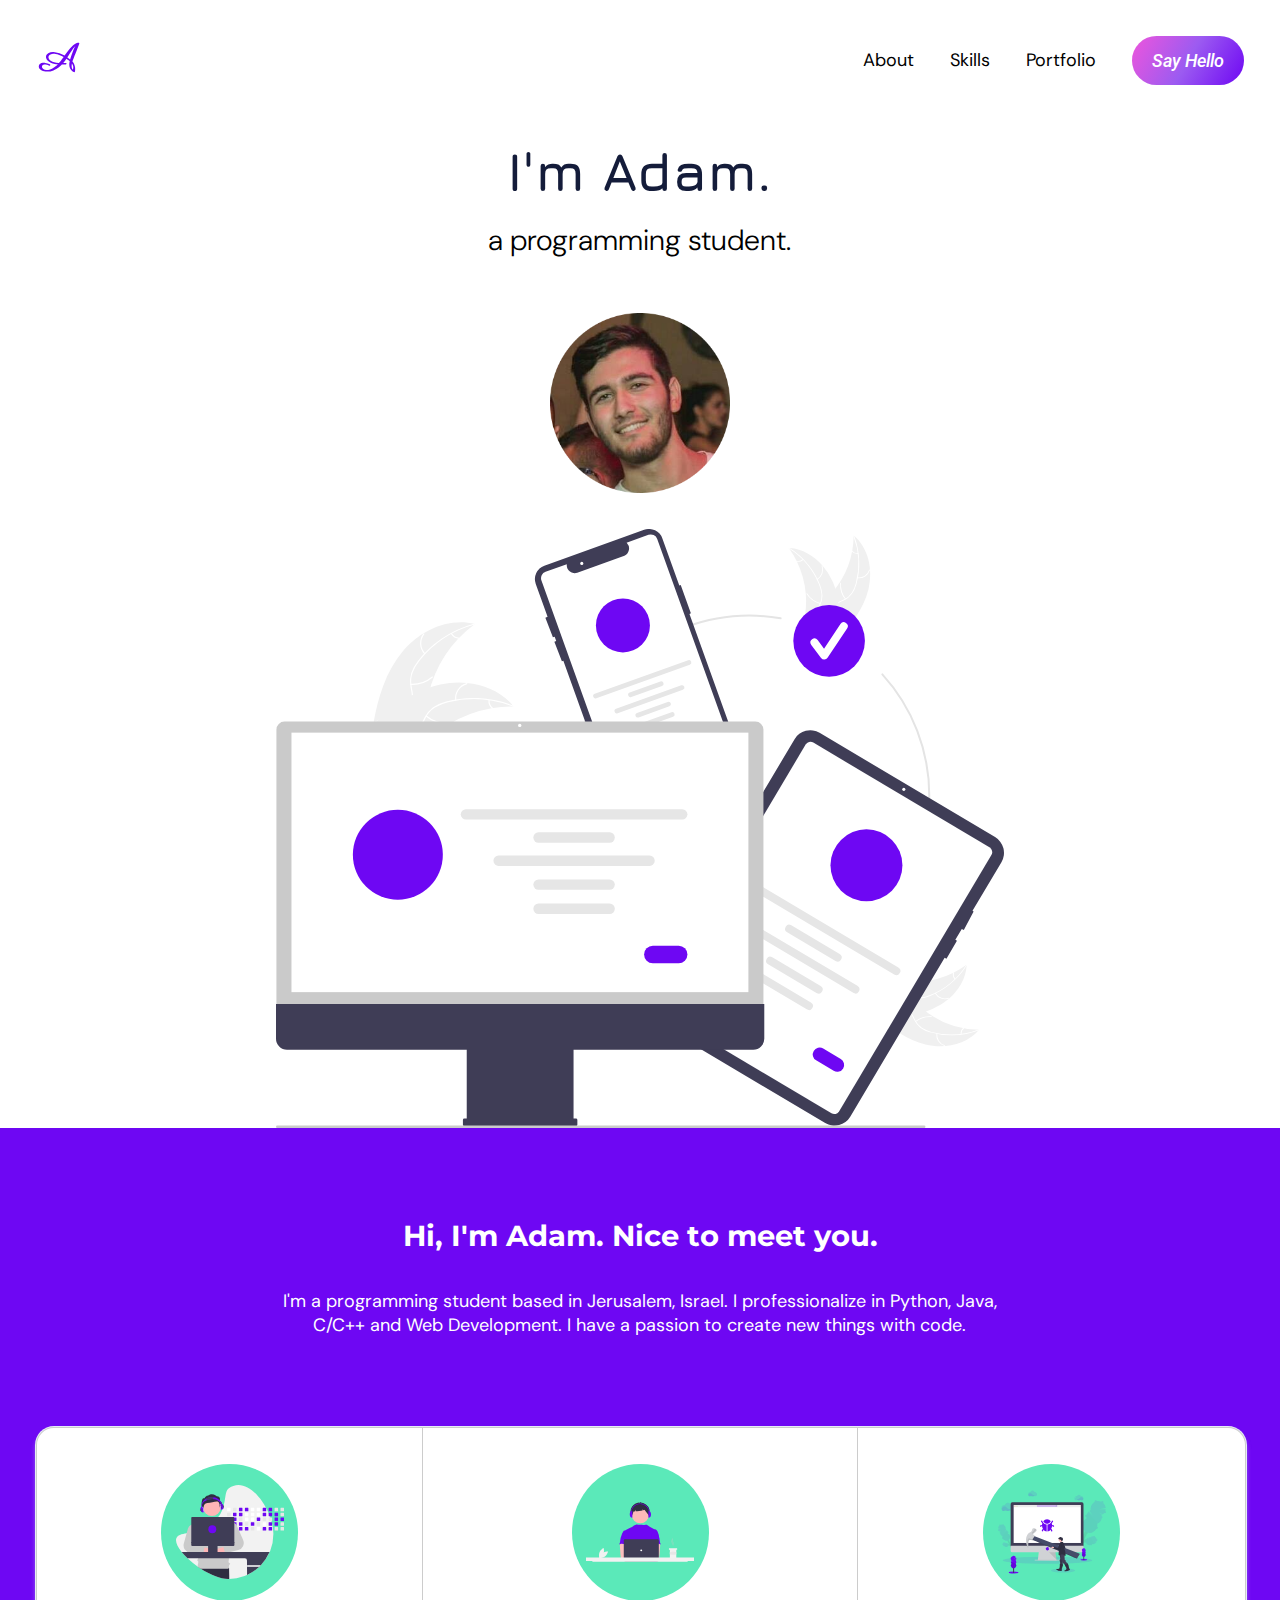
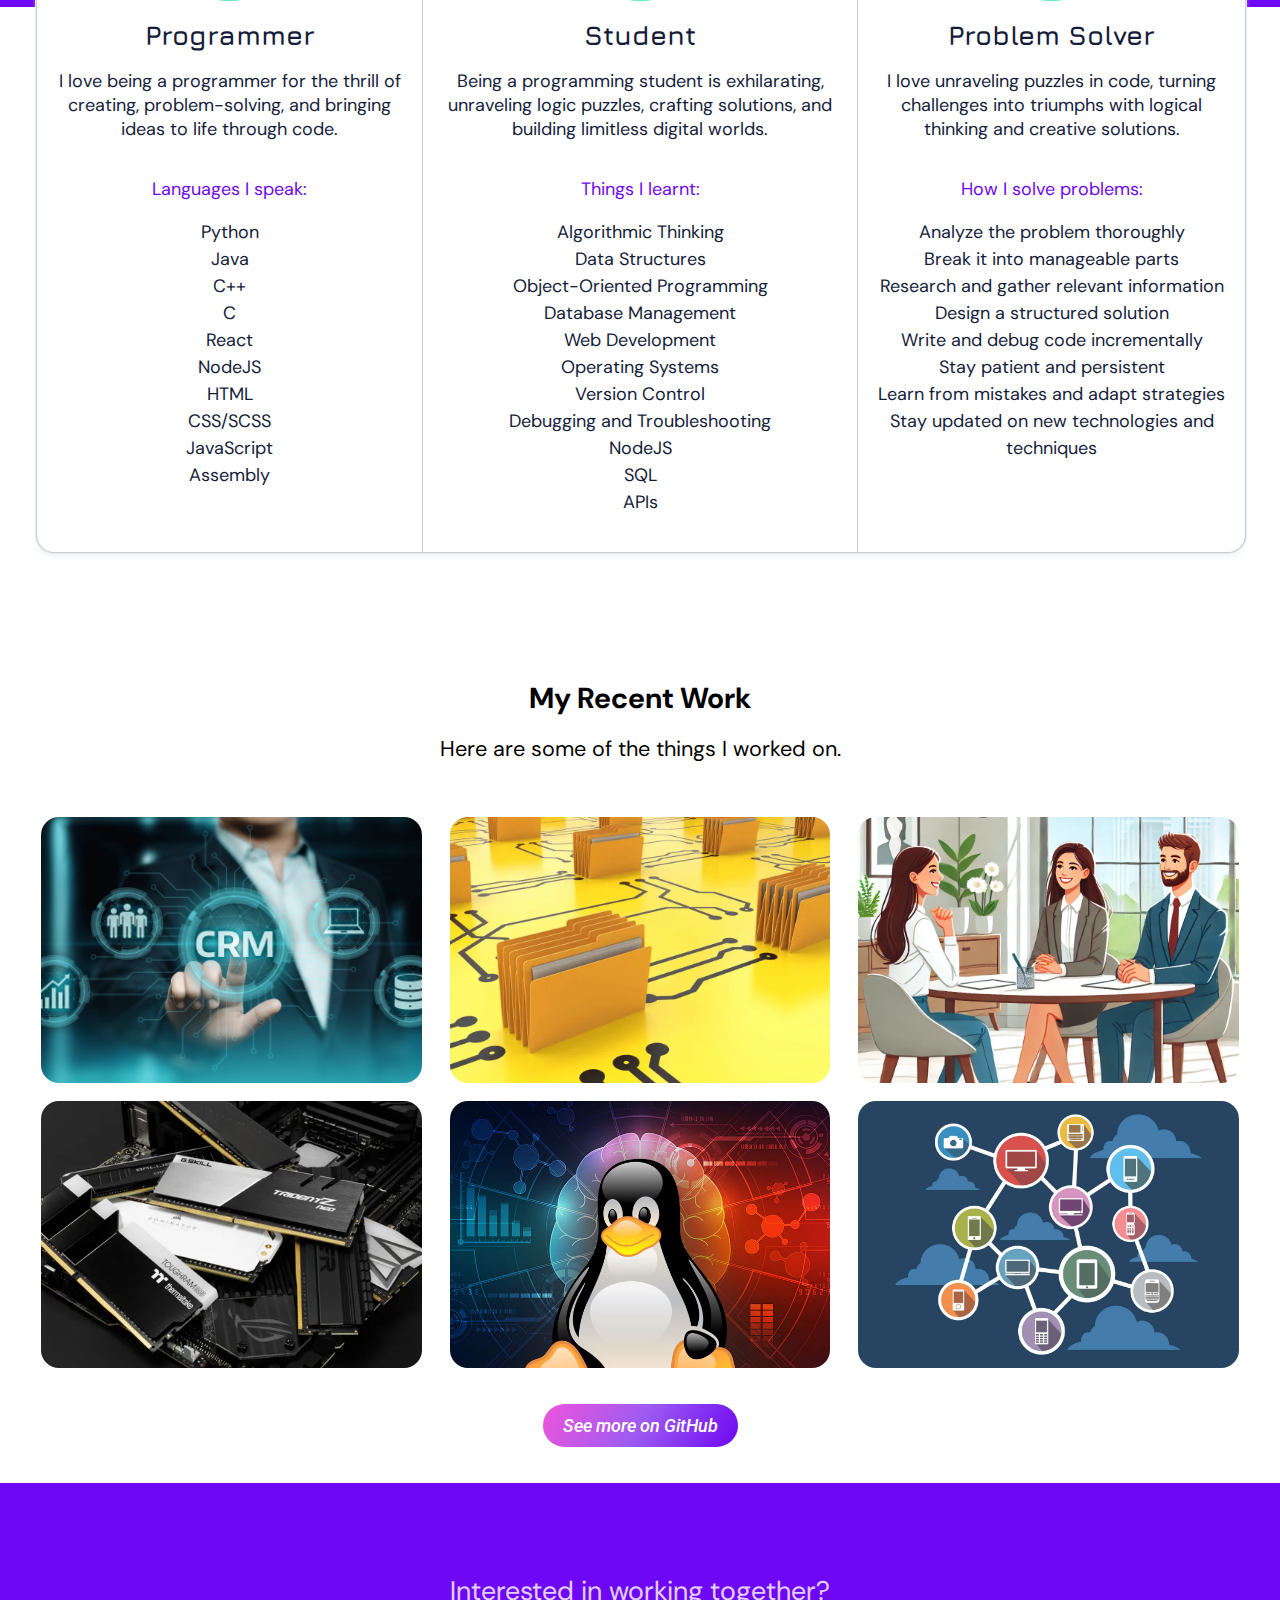
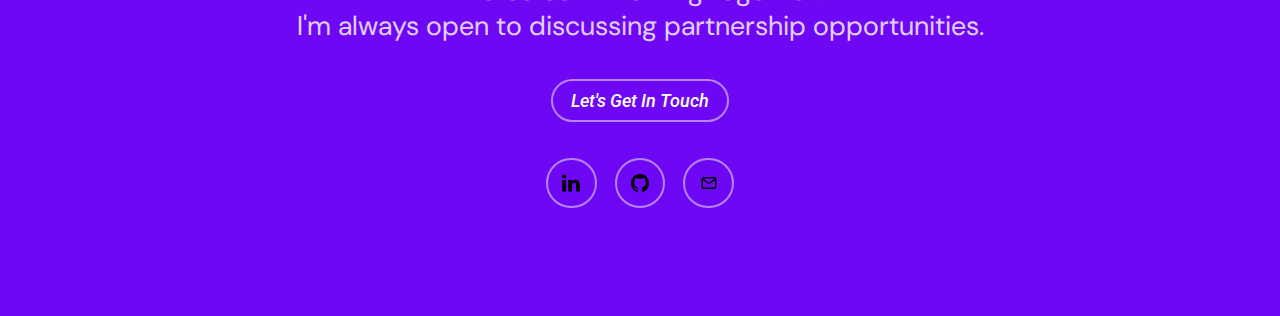
<file: index.html>
<!DOCTYPE html>
<html lang="en">
  <head>
    <meta charset="UTF-8" />
    <meta name="viewport" content="width=device-width, initial-scale=1.0" />
    <!-- Google Fonts -->
    <link rel="preconnect" href="https://fonts.googleapis.com" />
    <link rel="preconnect" href="https://fonts.gstatic.com" crossorigin />
    <link
      href="https://fonts.googleapis.com/css2?family=DM+Sans:wght@100;200;300;400&family=Jura:wght@500;600;700&family=Montserrat:ital,wght@0,300;0,400;0,500;0,600;0,700;1,400;1,500;1,600&family=Roboto:ital,wght@0,400;0,500;1,400;1,500&display=swap"
      rel="stylesheet" />
    <!-- CSS -->
    <link rel="stylesheet" href="css/styles.css" />
    <title>Adam Shay | Software Engineer</title>
  </head>
  <body>
    <header>
      <div class="container">
        <div class="navbar">
          <div class="logo">
            <a href="#"><img src="assets/A-letter.svg" alt="letter a" /></a>
          </div>
          <ul class="nav-items">
            <li><a href="#about">About</a></li>
            <li><a href="#skills">Skills</a></li>
            <li><a href="#portfolio">Portfolio</a></li>
            <li><a class="button" href="contact.html">Say Hello</a></li>
          </ul>
          <a class="hamburger" href="#">
            <svg xmlns="http://www.w3.org/2000/svg" x="0px" y="0px" width="50" height="50" viewBox="0 0 50 50">
              <path d="M 5 8 A 2.0002 2.0002 0 1 0 5 12 L 45 12 A 2.0002 2.0002 0 1 0 45 8 L 5 8 z" />
              <path d="M 5 23 A 2.0002 2.0002 0 1 0 5 27 L 45 27 A 2.0002 2.0002 0 1 0 45 23 L 5 23 z" />
              <path d="M 5 38 A 2.0002 2.0002 0 1 0 5 42 L 45 42 A 2.0002 2.0002 0 1 0 45 38 L 5 38 z" />
            </svg>
          </a>
        </div>
      </div>
    </header>

    <main>
      <section class="hero" id="hero">
        <div class="container">
          <div class="hero-body">
            <div class="hero-content">
              <h1>I'm Adam.</h1>
              <h2>a programming student.</h2>
              <img class="avatar" src="assets/profile-pic.png" alt="profile image" />
            </div>
            <img class="hero-img" src="assets/devices.svg" alt="computer devices" />
          </div>
        </div>
      </section>

      <section class="about" id="about">
        <div class="container">
          <div class="about-content">
            <h2>Hi, I'm Adam. Nice to meet you.</h2>
            <p>
              I'm a programming student based in Jerusalem, Israel. I professionalize in Python, Java, C/C++ and Web
              Development. I have a passion to create new things with code.
            </p>
          </div>
        </div>
      </section>

      <section class="skills" id="skills">
        <div class="container">
          <div class="skills-wrapper">
            <div class="skills-content">
              <div class="content-image">
                <img src="assets/programmer.svg" alt="code" />
              </div>
              <div class="content-title">Programmer</div>
              <p class="title-description">
                I love being a programmer for the thrill of creating, problem-solving, and bringing ideas to life
                through code.
              </p>
              <div class="content-subtitle">Languages I speak:</div>
              <ul>
                <li>Python</li>
                <li>Java</li>
                <li>C++</li>
                <li>C</li>
                <li>React</li>
                <li>NodeJS</li>
                <li>HTML</li>
                <li>CSS/SCSS</li>
                <li>JavaScript</li>
                <li>Assembly</li>
              </ul>
            </div>

            <div class="skills-content">
              <div class="content-image">
                <img src="assets/study.svg" alt="book" />
              </div>
              <div class="content-title">Student</div>
              <p class="title-description">
                Being a programming student is exhilarating, unraveling logic puzzles, crafting solutions, and building
                limitless digital worlds.
              </p>
              <div class="content-subtitle">Things I learnt:</div>
              <ul>
                <li>Algorithmic Thinking</li>
                <li>Data Structures</li>
                <li>Object-Oriented Programming</li>
                <li>Database Management</li>
                <li>Web Development</li>
                <li>Operating Systems</li>
                <li>Version Control</li>
                <li>Debugging and Troubleshooting</li>
                <li>NodeJS</li>
                <li>SQL</li>
                <li>APIs</li>
              </ul>
            </div>

            <div class="skills-content">
              <div class="content-image">
                <img src="assets/bug-fix.svg" alt="gears" />
              </div>
              <div class="content-title">Problem Solver</div>
              <p class="title-description">
                I love unraveling puzzles in code, turning challenges into triumphs with logical thinking and creative
                solutions.
              </p>
              <div class="content-subtitle">How I solve problems:</div>
              <ul>
                <li>Analyze the problem thoroughly</li>
                <li>Break it into manageable parts</li>
                <li>Research and gather relevant information</li>
                <li>Design a structured solution</li>
                <li>Write and debug code incrementally</li>
                <li>Stay patient and persistent</li>
                <li>Learn from mistakes and adapt strategies</li>
                <li>Stay updated on new technologies and techniques</li>
              </ul>
            </div>
          </div>
        </div>
      </section>

      <section class="portfolio" id="portfolio">
        <div class="container">
          <div class="title">
            <h2>My Recent Work</h2>
            <p>Here are some of the things I worked on.</p>
          </div>
          <div class="portfolio-cards">
            <div class="portfolio-card">
              <div class="image-wrapper">
                <img class="card-image" src="assets/CRM.png" />
                <div class="card-overlay">
                  <p>
                    A fully operational CRM system that provides a user-friendly interface for managing events, tasks,
                    and personal.
                  </p>
                  <a class="button" href="https://github.com/Sparkiee/jce-community-project" target="_blank"
                    >Learn More</a
                  >
                </div>
              </div>
            </div>

            <div class="portfolio-card">
              <div class="image-wrapper">
                <img class="card-image" src="assets/file-system.webp" />
                <div class="card-overlay">
                  <p>A simple file system implemented in C++ that provides basic file operations.</p>
                  <a class="button" href="https://github.com/Adam19255/Simple-File-System" target="_blank"
                    >Learn More</a
                  >
                </div>
              </div>
            </div>

            <div class="portfolio-card">
              <div class="image-wrapper">
                <img class="card-image" src="assets/job-tracker.webp" />
                <div class="card-overlay">
                  <p>
                    A job tracker application that helps users keep track of their job applications and manage their job
                    search.
                  </p>
                  <a class="button" href="https://job-tracker-899a7.web.app/home" target="_blank">Learn More</a>
                </div>
              </div>
            </div>

            <div class="portfolio-card">
              <div class="image-wrapper">
                <img class="card-image" src="assets/memory.webp" />
                <div class="card-overlay">
                  <p>This program simulates memory management and page replacement algorithms.</p>
                  <a class="button" href="https://github.com/Adam19255/Memory-Simulation-Program" target="_blank"
                    >Learn More</a
                  >
                </div>
              </div>
            </div>

            <div class="portfolio-card">
              <div class="image-wrapper">
                <img class="card-image" src="assets/linux.jpg" />
                <div class="card-overlay">
                  <p>Linux shell program simulation that takes commands from the user and executes them.</p>
                  <a class="button" href="https://github.com/Adam19255/Linux-Shell-Program" target="_blank"
                    >Learn More</a
                  >
                </div>
              </div>
            </div>

            <div class="portfolio-card">
              <div class="image-wrapper">
                <img class="card-image" src="assets/distributed-systems.jpg" />
                <div class="card-overlay">
                  <p>NodeJS application that simulates a distributed system for project management using MongoDB.</p>
                  <a class="button" href="https://github.com/Sparkiee/ex4-distributed-systems" target="_blank"
                    >Learn More</a
                  >
                </div>
              </div>
            </div>
          </div>
          <a class="button" href="https://github.com/Adam19255" target="_blank"
            ><i class="fa-brands fa-github"></i> See more on GitHub</a
          >
        </div>
      </section>
    </main>
    <footer id="footer">
      <div class="container">
        <p>
          Interested in working together?<br />
          I'm always open to discussing partnership opportunities.
        </p>
        <a class="button" href="contact.html">Let's Get In Touch</a>
        <div class="social-icons">
          <a class="icon" href="https://www.linkedin.com/in/shay-adam/" target="_blank">
            <svg
              fill="#000000"
              version="1.1"
              xmlns="http://www.w3.org/2000/svg"
              xmlns:xlink="http://www.w3.org/1999/xlink"
              width="800px"
              height="800px"
              viewBox="0 0 512 512"
              xml:space="preserve">
              <g id="7935ec95c421cee6d86eb22ecd125aef">
                <path
                  style="display: inline; fill-rule: evenodd; clip-rule: evenodd"
                  d="M116.504,500.219V170.654H6.975v329.564H116.504
  L116.504,500.219z M61.751,125.674c38.183,0,61.968-25.328,61.968-56.953c-0.722-32.328-23.785-56.941-61.252-56.941
  C24.994,11.781,0.5,36.394,0.5,68.722c0,31.625,23.772,56.953,60.53,56.953H61.751L61.751,125.674z M177.124,500.219
  c0,0,1.437-298.643,0-329.564H286.67v47.794h-0.727c14.404-22.49,40.354-55.533,99.44-55.533
  c72.085,0,126.116,47.103,126.116,148.333v188.971H401.971V323.912c0-44.301-15.848-74.531-55.497-74.531
  c-30.254,0-48.284,20.38-56.202,40.08c-2.897,7.012-3.602,16.861-3.602,26.711v184.047H177.124L177.124,500.219z"></path>
              </g>
            </svg>
          </a>
          <a class="icon" href="https://github.com/Adam19255" target="_blank">
            <svg
              width="800px"
              height="800px"
              viewBox="0 0 20 20"
              version="1.1"
              xmlns="http://www.w3.org/2000/svg"
              xmlns:xlink="http://www.w3.org/1999/xlink">
              <title>github [#142]</title>
              <desc>Created with Sketch.</desc>
              <defs></defs>
              <g id="Page-1" stroke="none" stroke-width="1" fill="none" fill-rule="evenodd">
                <g id="Dribbble-Light-Preview" transform="translate(-140.000000, -7559.000000)" fill="#000000">
                  <g id="icons" transform="translate(56.000000, 160.000000)">
                    <path
                      d="M94,7399 C99.523,7399 104,7403.59 104,7409.253 C104,7413.782 101.138,7417.624 97.167,7418.981 C96.66,7419.082 96.48,7418.762 96.48,7418.489 C96.48,7418.151 96.492,7417.047 96.492,7415.675 C96.492,7414.719 96.172,7414.095 95.813,7413.777 C98.04,7413.523 100.38,7412.656 100.38,7408.718 C100.38,7407.598 99.992,7406.684 99.35,7405.966 C99.454,7405.707 99.797,7404.664 99.252,7403.252 C99.252,7403.252 98.414,7402.977 96.505,7404.303 C95.706,7404.076 94.85,7403.962 94,7403.958 C93.15,7403.962 92.295,7404.076 91.497,7404.303 C89.586,7402.977 88.746,7403.252 88.746,7403.252 C88.203,7404.664 88.546,7405.707 88.649,7405.966 C88.01,7406.684 87.619,7407.598 87.619,7408.718 C87.619,7412.646 89.954,7413.526 92.175,7413.785 C91.889,7414.041 91.63,7414.493 91.54,7415.156 C90.97,7415.418 89.522,7415.871 88.63,7414.304 C88.63,7414.304 88.101,7413.319 87.097,7413.247 C87.097,7413.247 86.122,7413.234 87.029,7413.87 C87.029,7413.87 87.684,7414.185 88.139,7415.37 C88.139,7415.37 88.726,7417.2 91.508,7416.58 C91.513,7417.437 91.522,7418.245 91.522,7418.489 C91.522,7418.76 91.338,7419.077 90.839,7418.982 C86.865,7417.627 84,7413.783 84,7409.253 C84,7403.59 88.478,7399 94,7399"
                      id="github-[#142]"></path>
                  </g>
                </g>
              </g>
            </svg>
          </a>
          <a class="icon" href="contact.html">
            <svg width="800px" height="800px" viewBox="0 0 24 24" fill="none" xmlns="http://www.w3.org/2000/svg">
              <path
                d="M4 7.00005L10.2 11.65C11.2667 12.45 12.7333 12.45 13.8 11.65L20 7"
                stroke="#000000"
                stroke-width="2"
                stroke-linecap="round"
                stroke-linejoin="round" />
              <rect
                x="3"
                y="5"
                width="18"
                height="14"
                rx="2"
                stroke="#000000"
                stroke-width="2"
                stroke-linecap="round" />
            </svg>
          </a>
        </div>
      </div>
    </footer>
    <div class="overlay"></div>

    <script src="https://ajax.googleapis.com/ajax/libs/jquery/3.7.1/jquery.min.js"></script>
    <script src="./js/main.js"></script>
  </body>
</html>
</file>
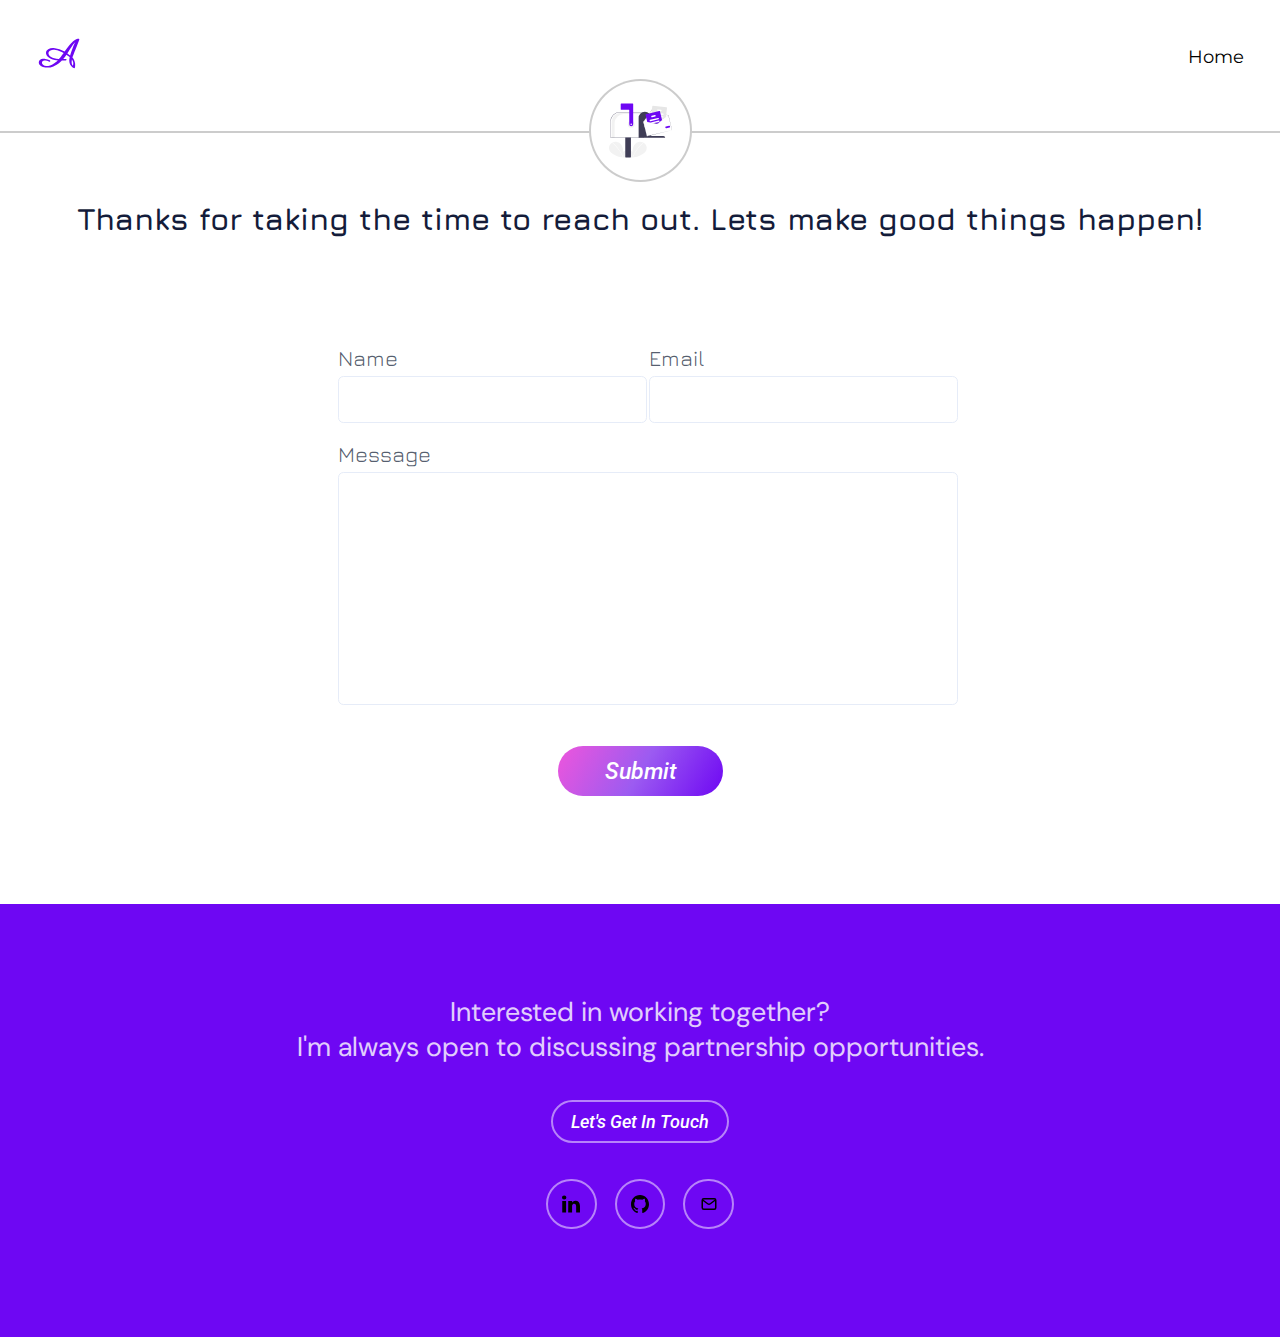
<file: contact.html>
<!DOCTYPE html>
<html lang="en">
  <head>
    <meta charset="UTF-8" />
    <meta name="viewport" content="width=device-width, initial-scale=1.0" />
    <!-- Google Fonts -->
    <link rel="preconnect" href="https://fonts.googleapis.com" />
    <link rel="preconnect" href="https://fonts.gstatic.com" crossorigin />
    <link
      href="https://fonts.googleapis.com/css2?family=DM+Sans:wght@100;200;300;400&family=Jura:wght@500;600;700&family=Montserrat:ital,wght@0,300;0,400;0,500;0,600;0,700;1,400;1,500;1,600&family=Roboto:ital,wght@0,400;0,500;1,400;1,500&display=swap"
      rel="stylesheet"
    />
    <!-- CSS -->
    <link rel="stylesheet" href="css/styles.css" />
    <title>Contact Me</title>
  </head>
  <body>
    <header class="line">
      <div class="container">
        <div class="navbar">
          <div class="logo">
            <a href="index.html"
              ><img src="assets/A-letter.svg" alt="letter a"
            /></a>
          </div>
          <a class="nav-home" href="index.html">Home </a>
        </div>
      </div>
    </header>
    <main>
      <section class="separator">
        <div class="container">
          <div class="separator-content">
            <div class="image-wrapper">
              <img src="assets/mailbox.svg" alt="mail-box" />
            </div>
            <h1>
              Thanks for taking the time to reach out. Lets make good things
              happen!
            </h1>
          </div>
        </div>
      </section>
      <section class="contact-form">
        <div class="container">
          <form action="" method="POST" id="contact-form">
            <div class="field-wrap">
              <div class="field">
                <label for="in_name">Name</label>
                <input name="in_name" type="text" id="in_name" required />
              </div>

              <div class="field">
                <label for="in_email">Email</label>
                <input name="in_email" type="text" id="in_email" required />
              </div>
            </div>

            <div class="field">
              <label for="in_message">Message</label>
              <textarea name="in_message" id="in_message" required></textarea>
            </div>
            <input class="button" type="submit" value="Submit" />
          </form>
          <div class="popup">
            <div class="popup-content">
              <a href="#"
                ><svg
                  width="800px"
                  height="800px"
                  viewBox="0 0 24 24"
                  fill="none"
                  xmlns="http://www.w3.org/2000/svg"
                >
                  <path
                    d="M16 8L8 16M8.00001 8L16 16"
                    stroke="#000000"
                    stroke-width="1.5"
                    stroke-linecap="round"
                    stroke-linejoin="round"
                  />
                </svg>
              </a>
              <img src="assets/awkward.svg" alt="awkward face" />
              <h2>Sorry this feature is not available yet.</h2>
            </div>
          </div>
        </div>
      </section>
    </main>
    <footer id="footer">
      <div class="container">
        <p>
          Interested in working together?<br />
          I'm always open to discussing partnership opportunities.
        </p>
        <a class="button" href="contact.html">Let's Get In Touch</a>
        <div class="social-icons">
          <a
            class="icon"
            href="https://www.linkedin.com/in/shay-adam/"
            target="_blank"
          >
            <svg
              fill="#000000"
              version="1.1"
              xmlns="http://www.w3.org/2000/svg"
              xmlns:xlink="http://www.w3.org/1999/xlink"
              width="800px"
              height="800px"
              viewBox="0 0 512 512"
              xml:space="preserve"
            >
              <g id="7935ec95c421cee6d86eb22ecd125aef">
                <path
                  style="
                    display: inline;
                    fill-rule: evenodd;
                    clip-rule: evenodd;
                  "
                  d="M116.504,500.219V170.654H6.975v329.564H116.504
  L116.504,500.219z M61.751,125.674c38.183,0,61.968-25.328,61.968-56.953c-0.722-32.328-23.785-56.941-61.252-56.941
  C24.994,11.781,0.5,36.394,0.5,68.722c0,31.625,23.772,56.953,60.53,56.953H61.751L61.751,125.674z M177.124,500.219
  c0,0,1.437-298.643,0-329.564H286.67v47.794h-0.727c14.404-22.49,40.354-55.533,99.44-55.533
  c72.085,0,126.116,47.103,126.116,148.333v188.971H401.971V323.912c0-44.301-15.848-74.531-55.497-74.531
  c-30.254,0-48.284,20.38-56.202,40.08c-2.897,7.012-3.602,16.861-3.602,26.711v184.047H177.124L177.124,500.219z"
                ></path>
              </g>
            </svg>
          </a>
          <a class="icon" href="https://github.com/Adam19255" target="_blank">
            <svg
              width="800px"
              height="800px"
              viewBox="0 0 20 20"
              version="1.1"
              xmlns="http://www.w3.org/2000/svg"
              xmlns:xlink="http://www.w3.org/1999/xlink"
            >
              <title>github [#142]</title>
              <desc>Created with Sketch.</desc>
              <defs></defs>
              <g
                id="Page-1"
                stroke="none"
                stroke-width="1"
                fill="none"
                fill-rule="evenodd"
              >
                <g
                  id="Dribbble-Light-Preview"
                  transform="translate(-140.000000, -7559.000000)"
                  fill="#000000"
                >
                  <g id="icons" transform="translate(56.000000, 160.000000)">
                    <path
                      d="M94,7399 C99.523,7399 104,7403.59 104,7409.253 C104,7413.782 101.138,7417.624 97.167,7418.981 C96.66,7419.082 96.48,7418.762 96.48,7418.489 C96.48,7418.151 96.492,7417.047 96.492,7415.675 C96.492,7414.719 96.172,7414.095 95.813,7413.777 C98.04,7413.523 100.38,7412.656 100.38,7408.718 C100.38,7407.598 99.992,7406.684 99.35,7405.966 C99.454,7405.707 99.797,7404.664 99.252,7403.252 C99.252,7403.252 98.414,7402.977 96.505,7404.303 C95.706,7404.076 94.85,7403.962 94,7403.958 C93.15,7403.962 92.295,7404.076 91.497,7404.303 C89.586,7402.977 88.746,7403.252 88.746,7403.252 C88.203,7404.664 88.546,7405.707 88.649,7405.966 C88.01,7406.684 87.619,7407.598 87.619,7408.718 C87.619,7412.646 89.954,7413.526 92.175,7413.785 C91.889,7414.041 91.63,7414.493 91.54,7415.156 C90.97,7415.418 89.522,7415.871 88.63,7414.304 C88.63,7414.304 88.101,7413.319 87.097,7413.247 C87.097,7413.247 86.122,7413.234 87.029,7413.87 C87.029,7413.87 87.684,7414.185 88.139,7415.37 C88.139,7415.37 88.726,7417.2 91.508,7416.58 C91.513,7417.437 91.522,7418.245 91.522,7418.489 C91.522,7418.76 91.338,7419.077 90.839,7418.982 C86.865,7417.627 84,7413.783 84,7409.253 C84,7403.59 88.478,7399 94,7399"
                      id="github-[#142]"
                    ></path>
                  </g>
                </g>
              </g>
            </svg>
          </a>
          <a class="icon" href="contact.html">
            <svg
              width="800px"
              height="800px"
              viewBox="0 0 24 24"
              fill="none"
              xmlns="http://www.w3.org/2000/svg"
            >
              <path
                d="M4 7.00005L10.2 11.65C11.2667 12.45 12.7333 12.45 13.8 11.65L20 7"
                stroke="#000000"
                stroke-width="2"
                stroke-linecap="round"
                stroke-linejoin="round"
              />
              <rect
                x="3"
                y="5"
                width="18"
                height="14"
                rx="2"
                stroke="#000000"
                stroke-width="2"
                stroke-linecap="round"
              />
            </svg>
          </a>
        </div>
      </div>
    </footer>
    <div class="overlay"></div>
    <script src="https://ajax.googleapis.com/ajax/libs/jquery/3.7.1/jquery.min.js"></script>
    <script src="./js/main.js"></script>
  </body>
</html>
</file>
<file: css/styles.css>
html {
  margin: 0;
  padding: 0;
  box-sizing: border-box;
  font-family: "Montserrat", sans-serif;
  font-size: 18px;
  scroll-behavior: smooth;
}
html.disable-scroll {
  height: 100%;
  overflow: hidden;
}

body {
  position: relative;
  margin: 0;
}

.overlay {
  position: absolute;
  opacity: 0;
  height: 100%;
  width: 100%;
  top: 0;
  left: 0;
  background-color: rgba(0, 0, 0, 0.5);
  pointer-events: none;
  z-index: 9;
  transition: opacity 0.2s linear;
}
.overlay.darken {
  opacity: 1;
  pointer-events: initial;
}

h1,
h2,
h3 {
  margin: 0;
}

h1 {
  font-family: "Jura", sans-serif;
  font-size: 3rem;
  color: #141c3a;
  margin: 0;
}

h2 {
  font-family: "DM Sans", sans-serif;
  font-size: 1.6rem;
  font-weight: 300;
}

p {
  margin: 0;
  font-family: "DM Sans", sans-serif;
}

ul {
  font-family: "DM Sans", sans-serif;
  margin: 0;
  padding: 0;
}

a {
  text-decoration: none;
  color: black;
  transition: color 0.2s linear;
}
a:hover, a:focus {
  color: #6e07f3;
}

li {
  list-style: none;
  line-height: 1.5;
}

.button {
  display: inline-block;
  border: 2px solid transparent;
  font-family: "Roboto", sans-serif;
  font-weight: 500;
  font-style: italic;
  border-radius: 1.5rem;
  padding: 0.5rem 1rem;
  background-image: linear-gradient(rgba(255, 255, 255, 0), rgba(255, 255, 255, 0)), linear-gradient(120deg, #ee55dc, #9c5bf1, #6e07f3);
  background-origin: border-box;
  color: #fff;
  cursor: pointer;
  transition: all 0.3s ease;
}
.button:hover, .button:focus {
  box-shadow: 2px 1000px 1px #f1f3fa inset;
  color: #000;
}

.container {
  max-width: 1400px;
  padding: 0 2rem;
  margin: 0 auto;
}

header {
  position: relative;
}
header.line {
  border-bottom: 2px solid rgba(0, 0, 0, 0.2);
  padding-bottom: 3rem;
}
header .logo a {
  display: block;
  transition: transform 0.2s linear;
}
header .logo a:hover, header .logo a:focus {
  transform: scale(1.1);
}
header .logo a img {
  height: 2rem;
}
header .nav-home {
  display: block;
}
header .navbar {
  position: relative;
  display: flex;
  align-items: center;
  justify-content: space-between;
  padding-top: 2rem;
}
header .navbar .nav-items {
  display: flex;
  align-items: center;
  gap: 2rem;
}
@media only screen and (max-width: 1023px) {
  header .navbar .nav-items {
    position: absolute;
    padding-bottom: 0.1rem;
    width: 100%;
    border-radius: 1rem;
    background: #eef5ff;
    display: none;
    text-align: center;
    font-size: 1.5rem;
    top: 100%;
    right: 50%;
    transform: translate(50%);
    z-index: 99;
  }
}
header .navbar .nav-items.flex {
  display: flex !important;
}
@media only screen and (max-width: 1023px) {
  header .navbar .nav-items .button {
    all: unset;
    cursor: pointer;
  }
  header .navbar .nav-items .button:hover {
    color: #6e07f3;
  }
}
header .navbar .hamburger svg path {
  transition: opacity 0.1s linear, transform 0.2s linear;
}
header .navbar .hamburger svg path:last-child {
  transform-origin: bottom left;
}
header .navbar .hamburger.open svg path:first-child {
  transform: rotate(45deg) translate(10px, -10px);
  transform-origin: top left;
}
header .navbar .hamburger.open svg path:nth-child(2) {
  opacity: 0;
}
header .navbar .hamburger.open svg path:last-child {
  transform: rotate(-45deg) translate(10px, 10px);
}
header .navbar .hamburger svg {
  display: block;
  height: 1.2rem;
  transition: fill 0.1s linear;
}
header .navbar .hamburger svg:hover {
  fill: #6e07f3;
}
@media only screen and (min-width: 1023px) {
  header .navbar .hamburger {
    display: none;
  }
}

.hero {
  display: flex;
  flex-direction: column;
  align-items: center;
  justify-content: center;
  max-width: 960px;
  margin: 0 auto;
}
.hero-content {
  display: flex;
  flex-direction: column;
  align-items: center;
  justify-content: center;
  gap: 1rem;
}
.hero-body {
  flex-grow: 1;
  flex-shrink: 0;
  padding: 3rem 1.5rem 0;
}
.hero-img {
  display: block;
  max-width: 100%;
}
.hero .avatar {
  margin: 2rem 0;
  width: 10rem;
  height: 10rem;
}
@media only screen and (max-width: 767px) {
  .hero .hero-body {
    padding: 3rem 3rem 0;
  }
  .hero h1 {
    font-size: 2rem;
  }
  .hero h2 {
    font-size: 1.1rem;
  }
}

.about {
  background-color: #6e07f3;
  color: white;
  text-align: center;
  display: block;
  padding: 5rem 0 15rem;
}
.about h2 {
  font-family: "Montserrat", sans-serif;
  font-weight: 700;
}
.about p {
  display: inline-block;
  margin: 2rem auto 0;
  width: 60%;
}
@media only screen and (max-width: 1023px) {
  .about p {
    width: 80%;
  }
}

.skills {
  margin: -10rem 0 7rem;
}
.skills-wrapper {
  margin: 0;
  display: flex;
  justify-content: center;
  width: 100%;
  background-color: white;
  border: 1px solid rgba(0, 0, 0, 0.2);
  border-radius: 1rem;
  text-align: center;
  box-shadow: 0 5px 5px 0 rgba(233, 240, 243, 0.5), 0 0 0 1px #e6ecf8;
}
@media only screen and (max-width: 1023px) {
  .skills-wrapper {
    flex-direction: column;
  }
}
.skills-content {
  padding: 2rem 1rem;
  color: #141c3a;
  font-family: "DM Sans", sans-serif;
  font-weight: 400;
}
.skills-content:nth-child(2) {
  border-left: 1px solid rgba(0, 0, 0, 0.2);
  border-right: 1px solid rgba(0, 0, 0, 0.2);
}
@media only screen and (max-width: 1023px) {
  .skills-content:nth-child(2) {
    border: unset;
    border-top: 1px solid rgba(0, 0, 0, 0.2);
    border-bottom: 1px solid rgba(0, 0, 0, 0.2);
  }
}
.skills-content .content-image {
  width: 6rem;
  height: 6rem;
  padding: 0.8rem;
  background-color: #5be9b9;
  border-radius: 50%;
  display: block;
  margin: auto;
  margin-bottom: 1rem;
}
.skills-content .content-image img {
  width: 100%;
  height: 100%;
}
.skills-content .content-title {
  font-family: "Jura", sans-serif;
  font-weight: 700;
  font-size: 1.5rem;
  color: #141c3a;
  margin-bottom: 1rem;
}
.skills-content .content-subtitle {
  margin-bottom: 1rem;
  color: #6e07f3;
}
.skills-content .title-description {
  margin-bottom: 2rem;
}

.portfolio {
  text-align: center;
  margin-bottom: 2rem;
}
.portfolio > .container > .button {
  display: inline-block;
  margin-top: 2rem;
}
.portfolio .title {
  display: flex;
  flex-direction: column;
  align-items: center;
  justify-content: center;
  gap: 1rem;
  margin-bottom: 3rem;
  font-size: 1.2rem;
}
.portfolio .title h2 {
  font-weight: bold;
}
.portfolio-cards {
  display: flex;
  align-items: center;
  justify-content: space-around;
  flex-wrap: wrap;
  gap: 1rem;
}
@media only screen and (max-width: 767px) {
  .portfolio-cards {
    flex-direction: column;
  }
}
@media only screen and (max-width: 1023px) {
  .portfolio-cards {
    flex-wrap: wrap;
  }
}
.portfolio-card {
  position: relative;
  overflow: hidden;
  border-radius: 1rem;
  width: calc(33% - 1rem);
  height: 100%;
}
@media only screen and (max-width: 1023px) {
  .portfolio-card {
    width: calc(50% - 1rem);
  }
}
@media only screen and (max-width: 767px) {
  .portfolio-card {
    width: 100%;
    font-weight: 200;
  }
}
.portfolio-card:hover img, .portfolio-card:focus-within img {
  scale: 1.2;
}
.portfolio-card:hover .image-wrapper .card-overlay, .portfolio-card:focus-within .image-wrapper .card-overlay {
  opacity: 1;
}
.portfolio-card a {
  transition: all 0.3s ease;
}
.portfolio-card p {
  padding: 0 1rem;
  font-size: 1.2rem;
  transition: opacity 0.4s linear;
}
.portfolio-card a,
.portfolio-card p {
  color: white;
}
.portfolio-card .image-wrapper {
  position: relative;
  padding-top: 70%;
}
.portfolio-card .image-wrapper .card-overlay {
  position: absolute;
  display: flex;
  flex-direction: column;
  align-items: center;
  justify-content: center;
  background-color: #141c3a;
  width: 100%;
  height: 100%;
  top: 0;
  left: 0;
  right: 0;
  bottom: 0;
  opacity: 0;
  transition: opacity 0.4s linear;
  gap: 2rem;
}
.portfolio-card img {
  position: absolute;
  display: block;
  transition: scale 0.4s linear;
  width: 100%;
  height: 100%;
  top: 0;
  left: 0;
  right: 0;
  bottom: 0;
  -o-object-fit: cover;
     object-fit: cover;
}

footer {
  text-align: center;
  background-color: #6e07f3;
  color: white;
  display: block;
  padding: 5rem 0 6rem;
}
footer > .container > .button {
  display: inline-block;
  background-image: none;
  background-color: transparent;
  border: 2px solid rgba(255, 255, 255, 0.5);
  margin: 2rem auto;
}
footer > .container > .button:hover, footer > .container > .button:focus {
  background: #fff;
  box-shadow: 2px 1000px 1px #fff inset !important;
}
footer p {
  opacity: 0.8;
  font-size: 1.5rem;
}
@media only screen and (max-width: 767px) {
  footer p {
    font-size: 1.1rem;
  }
}
footer .social-icons {
  display: flex;
  align-items: center;
  justify-content: center;
}
footer .social-icons .icon {
  width: 1rem;
  height: 1rem;
  padding: 0.8rem;
  background-color: transparent;
  border: 2px solid rgba(255, 255, 255, 0.5);
  border-radius: 50%;
  margin: 0 0.5rem;
  transition: all 0.2s linear;
}
footer .social-icons .icon:hover, footer .social-icons .icon:focus {
  background: #fff;
}
footer .social-icons .icon:hover svg path, footer .social-icons .icon:focus svg path {
  fill: #6e07f3;
}
footer .social-icons .icon:last-child:hover svg path,
footer .social-icons .icon:last-child:hover svg rect, footer .social-icons .icon:last-child:focus svg path,
footer .social-icons .icon:last-child:focus svg rect {
  stroke: #6e07f3;
  fill: unset;
}
footer .social-icons svg {
  width: 100%;
  height: 100%;
}
footer .social-icons svg path,
footer .social-icons svg rect {
  transition: fill 0.2s linear, stroke 0.2s linear;
}

.separator-content {
  display: flex;
  flex-direction: column;
  align-items: center;
  justify-content: center;
  text-align: center;
}
.separator-content .image-wrapper {
  width: 3.5rem;
  height: 3.5rem;
  padding: 1rem;
  margin-top: -3rem;
  background-color: #fff;
  border: 2px solid rgba(0, 0, 0, 0.2);
  border-radius: 50%;
  z-index: 1;
}
.separator-content .image-wrapper img {
  height: 100%;
  width: 100%;
}
.separator-content h1 {
  padding-top: 1rem;
  font-size: 1.7rem;
}
@media only screen and (max-width: 1023px) {
  .separator-content h1 {
    font-size: 1.5rem;
  }
}
@media only screen and (max-width: 767px) {
  .separator-content h1 {
    font-size: 1.3rem;
  }
}

.contact-form {
  margin: 6rem 0;
}
.contact-form form {
  width: 50%;
  margin: 3rem auto 0;
}
@media only screen and (max-width: 1023px) {
  .contact-form form {
    width: 100%;
  }
}
.contact-form form .field-wrap {
  display: flex;
  align-items: center;
  gap: 1rem;
  margin-bottom: 1rem;
}
@media only screen and (max-width: 1023px) {
  .contact-form form .field-wrap {
    display: inline-block;
    width: 100%;
  }
}
.contact-form form .field {
  width: 100%;
}
.contact-form form .field textarea {
  height: 12rem;
}
.contact-form form .field textarea,
.contact-form form .field input:not([type=submit]) {
  width: 100%;
  resize: none;
  border: 1px solid #e6ecf8;
  color: #141c3a;
  outline: 0;
  font-family: "Montserrat", sans-serif;
  font-weight: 500;
  font-size: 1.4rem;
  border-radius: 0.3rem;
  padding: 0.4rem;
}
.contact-form form .field label {
  display: block;
  font-family: "Jura", sans-serif;
  font-size: 1.2rem;
  margin-bottom: 0.3rem;
  color: rgba(41, 51, 71, 0.8);
}
.contact-form form .button {
  display: block;
  margin: 2rem auto 0;
  font-size: 1.3rem;
  padding: 0.5rem 2.5rem;
}

.popup {
  display: none;
  position: fixed;
  top: 35%;
  left: 50%;
  transform: translate(-50%, -50%);
  width: 16rem;
  height: 16rem;
  border: 3px solid #6e07f3;
  background-color: #fff;
  border-radius: 1rem;
  z-index: 99;
}
.popup-content {
  display: flex;
  flex-direction: column;
  align-items: center;
  text-align: center;
  gap: 1rem;
  height: 100%;
}
.popup img {
  width: 5rem;
  height: 5rem;
  padding-top: 2.5rem;
}
.popup a {
  display: block;
  position: absolute;
  top: 2%;
  right: 2%;
  height: 2rem;
  width: 2rem;
}
.popup a svg {
  width: 100%;
  height: 100%;
}/*# sourceMappingURL=styles.css.map */
</file>
